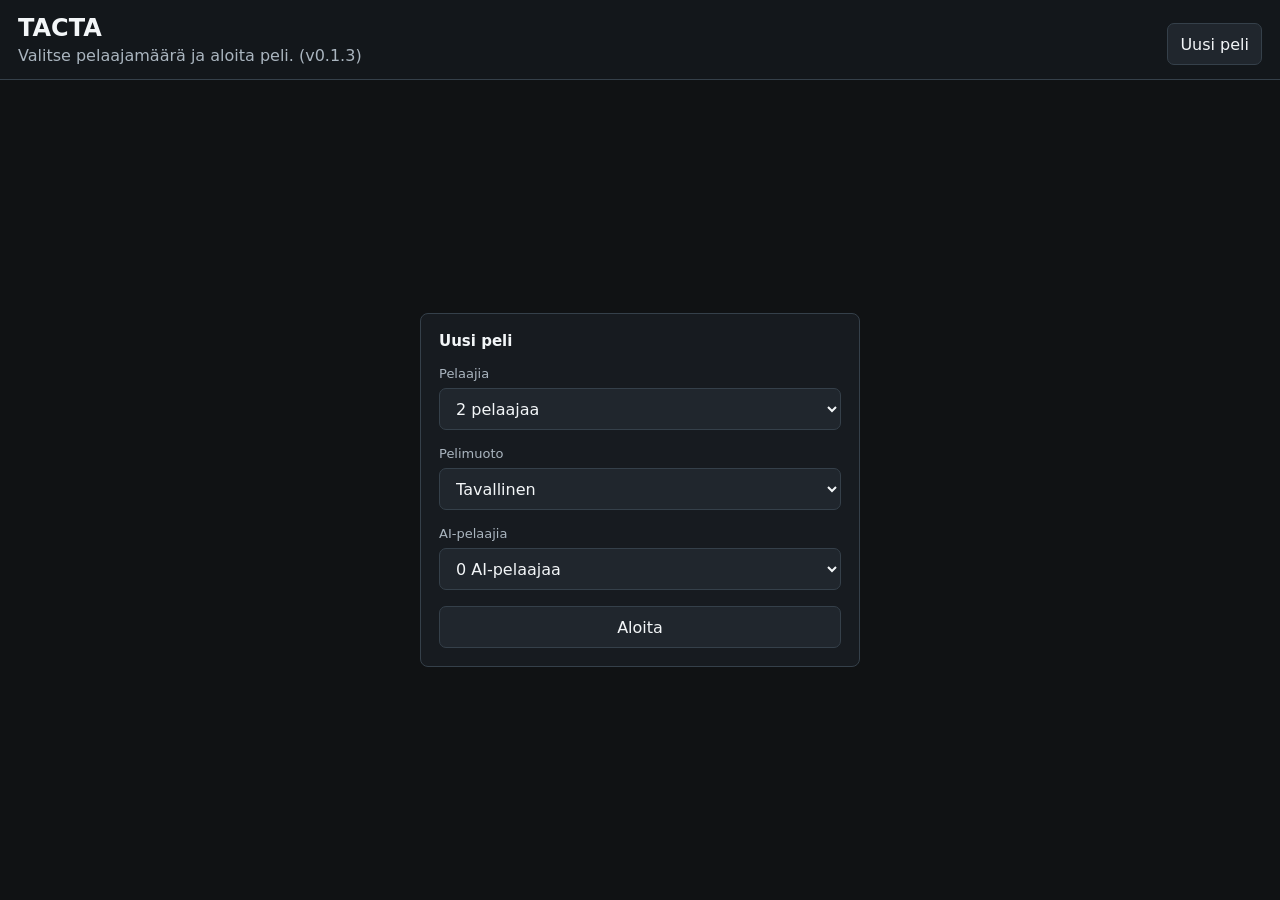
<file: index.html>
<!doctype html>
<html lang="fi">
  <head>
    <meta charset="utf-8" />
    <meta name="viewport" content="width=device-width, initial-scale=1" />
    <meta name="theme-color" content="#101214" />
    <meta http-equiv="refresh" content="0; url=./game/" />
    <title>TACTA</title>
    <link rel="canonical" href="./game/" />
    <script>
      window.location.replace("./game/");
    </script>
  </head>
  <body>
    <p><a href="./game/">Avaa TACTA-peli</a></p>
  </body>
</html>
</file>
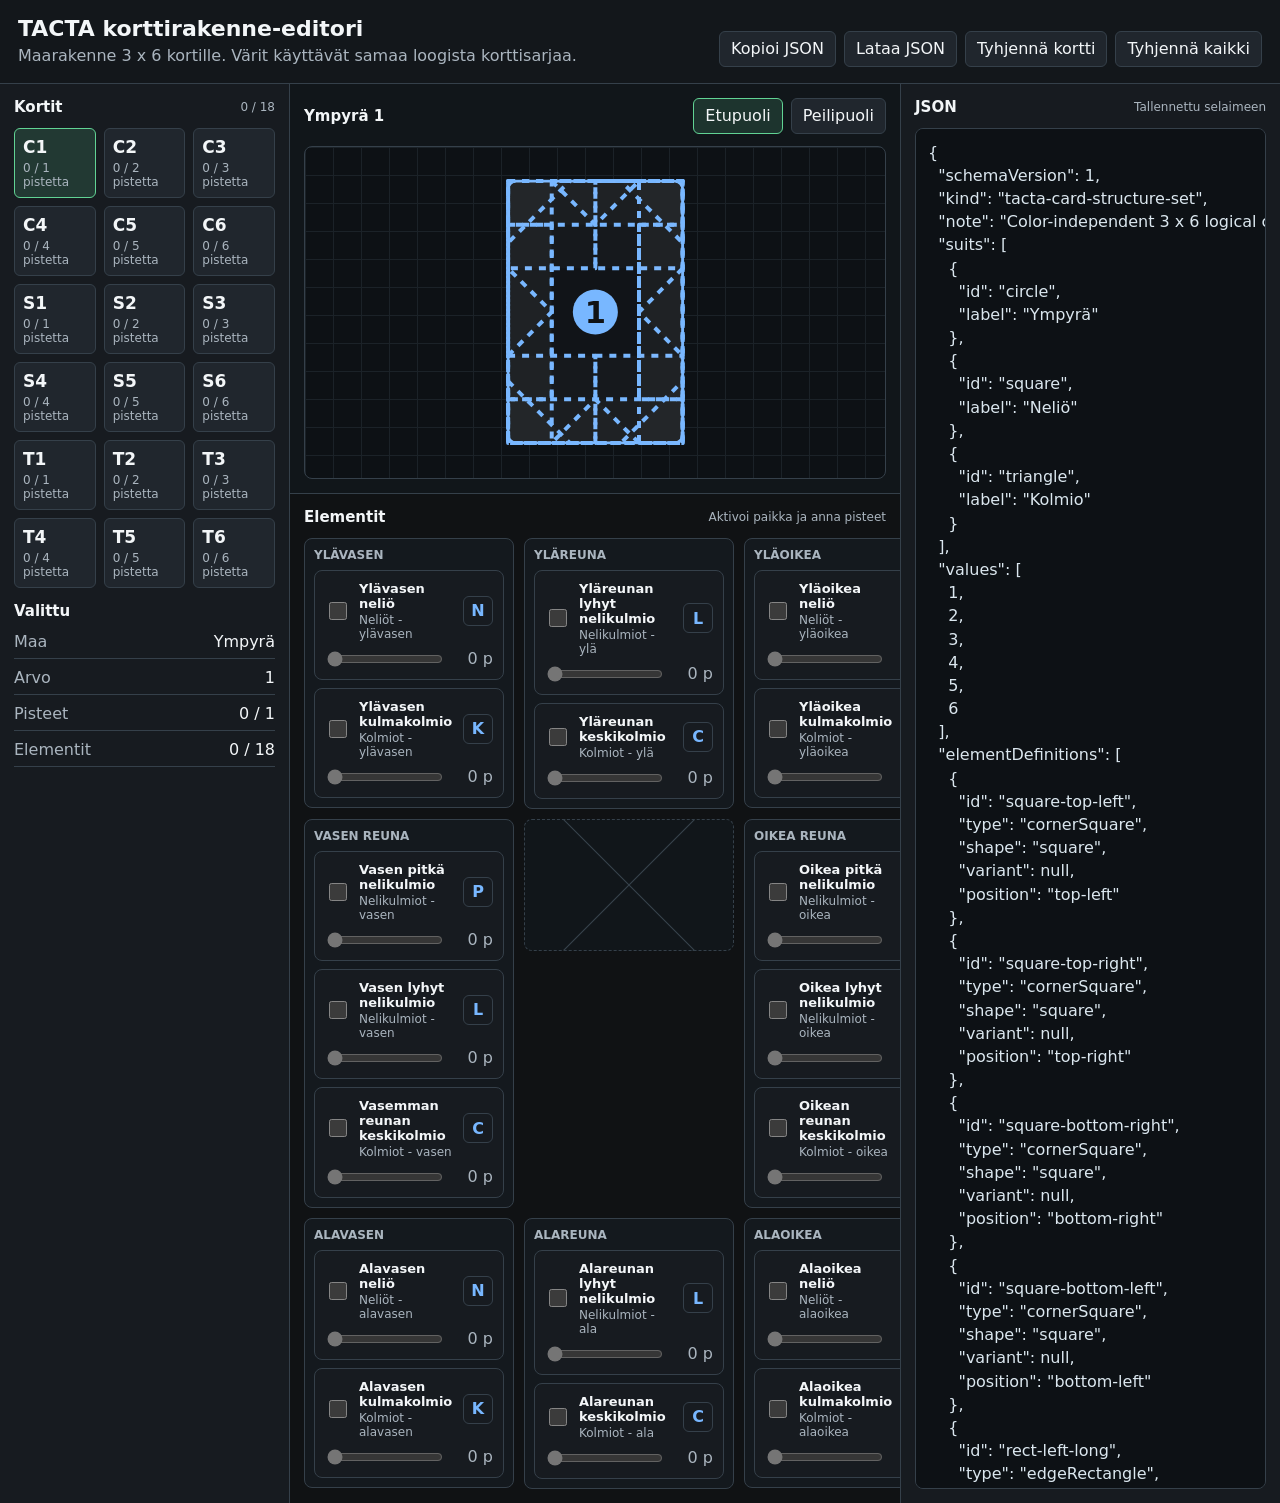
<file: editor/index.html>
<!doctype html>
<html lang="fi">
  <head>
    <meta charset="utf-8" />
    <meta name="viewport" content="width=device-width, initial-scale=1" />
    <meta name="theme-color" content="#101214" />
    <title>TACTA korttirakenne-editori</title>
    <link rel="manifest" href="manifest.webmanifest" />
    <link rel="stylesheet" href="styles.css" />
  </head>
  <body>
    <main class="app">
      <header class="topbar">
        <div>
          <h1>TACTA korttirakenne-editori</h1>
          <p>Maarakenne 3 x 6 kortille. Värit käyttävät samaa loogista korttisarjaa.</p>
        </div>
        <div class="top-actions" aria-label="Tietorakenteen toiminnot">
          <button id="copy-json" type="button">Kopioi JSON</button>
          <button id="download-json" type="button">Lataa JSON</button>
          <button id="reset-card" type="button">Tyhjennä kortti</button>
          <button id="reset-all" type="button">Tyhjennä kaikki</button>
        </div>
      </header>

      <section class="layout">
        <aside class="sidebar" aria-label="Kortin valinta">
          <div class="panel">
            <div class="panel-heading">
              <h2>Kortit</h2>
              <span id="completion-count">0 / 18</span>
            </div>
            <div id="card-grid" class="card-grid"></div>
          </div>

          <div class="panel">
            <div class="panel-heading">
              <h2>Valittu</h2>
            </div>
            <dl class="selected-meta">
              <div>
                <dt>Maa</dt>
                <dd id="selected-suit">-</dd>
              </div>
              <div>
                <dt>Arvo</dt>
                <dd id="selected-value">-</dd>
              </div>
              <div>
                <dt>Pisteet</dt>
                <dd id="selected-dots">0 / 6</dd>
              </div>
              <div>
                <dt>Elementit</dt>
                <dd id="selected-elements">0 / 18</dd>
              </div>
            </dl>
          </div>
        </aside>

        <section class="editor" aria-label="Kortin muokkaus">
          <section class="preview-panel">
            <div class="panel-heading">
              <h2 id="preview-title">Kortti</h2>
              <div class="view-controls" aria-label="Kortin puoli">
                <button id="front-view" class="is-active" type="button">Etupuoli</button>
                <button id="back-view" type="button">Peilipuoli</button>
              </div>
            </div>
            <div class="preview-stage">
              <svg id="card-preview" class="card-preview" viewBox="-18 -18 276 396" role="img" aria-label="Kortin esikatselu"></svg>
            </div>
          </section>

          <section class="elements-panel">
            <div class="panel-heading">
              <h2>Elementit</h2>
              <span>Aktivoi paikka ja anna pisteet</span>
            </div>
            <div id="element-list" class="element-list"></div>
          </section>
        </section>

        <aside class="json-panel" aria-label="Tietorakenne">
          <div class="panel-heading">
            <h2>JSON</h2>
            <span id="save-status">Tallennettu selaimeen</span>
          </div>
          <textarea id="json-output" spellcheck="false" aria-label="Korttirakenteen JSON"></textarea>
        </aside>
      </section>
    </main>

    <script type="module" src="game.js"></script>
  </body>
</html>
</file>
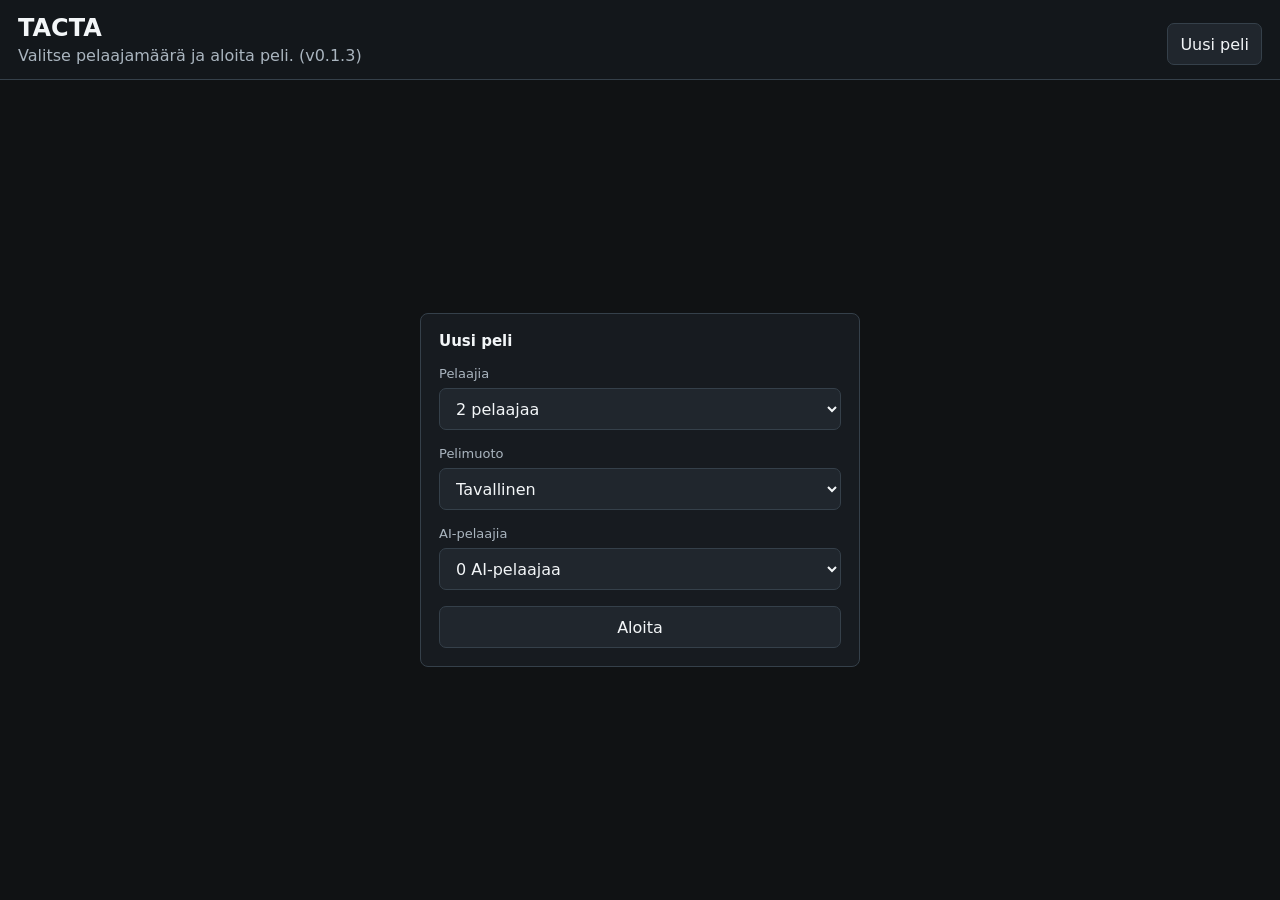
<file: game/index.html>
<!doctype html>
<html lang="fi">
  <head>
    <meta charset="utf-8" />
    <meta name="viewport" content="width=device-width, initial-scale=1, viewport-fit=cover" />
    <meta name="theme-color" content="#101214" />
    <meta name="apple-mobile-web-app-capable" content="yes" />
    <meta name="apple-mobile-web-app-title" content="TACTA" />
    <title>TACTA</title>
    <link rel="manifest" href="./manifest.webmanifest" />
    <link rel="icon" href="./icons/icon.svg" type="image/svg+xml" />
    <link rel="apple-touch-icon" href="./icons/icon-180.png" />
    <link rel="stylesheet" href="./styles.css" />
  </head>
  <body>
    <main class="game-shell">
      <header class="topbar">
        <div>
          <h1>TACTA</h1>
          <p id="status">Ladataan korttirakenteita...</p>
        </div>
        <button id="new-game" type="button">Uusi peli</button>
      </header>

      <section id="setup-screen" class="setup-screen">
        <section class="setup-card">
          <h2>Uusi peli</h2>
          <label class="field">
            <span>Pelaajia</span>
            <select id="player-count">
              <option value="2" selected>2 pelaajaa</option>
              <option value="3">3 pelaajaa</option>
              <option value="4">4 pelaajaa</option>
              <option value="5">5 pelaajaa</option>
              <option value="6">6 pelaajaa</option>
            </select>
          </label>
          <label class="field">
            <span>Pelimuoto</span>
            <select id="game-mode">
              <option value="standard" selected>Tavallinen</option>
              <option value="limited-2">Limited Space: kaksi maata</option>
              <option value="limited-1">Limited Space: yksi maa</option>
              <option value="sabotage">Sabotage: kaksi pelaajaa</option>
            </select>
          </label>
          <label class="field">
            <span>AI-pelaajia</span>
            <select id="ai-count"></select>
          </label>
          <button id="start-game" type="button">Aloita</button>
        </section>
      </section>

      <section id="pass-screen" class="setup-screen is-hidden">
        <section class="setup-card pass-card">
          <h2 id="pass-title">Seuraava vuoro</h2>
          <p id="pass-text">Anna iPad seuraavalle pelaajalle.</p>
          <button id="begin-turn" type="button">Aloita vuoro</button>
        </section>
      </section>

      <section id="play-screen" class="layout is-hidden">
        <aside class="side-panel" aria-label="Vuorossa oleva pelaaja">
          <div id="player-strip" class="player-strip" aria-label="Pelaajat ja pisteet"></div>

          <section class="panel hand-panel">
            <div class="panel-heading">
              <h2>Kädessä</h2>
              <button id="free-place" type="button">Aseta vapaasti</button>
            </div>
            <div id="hand-cards" class="hand-cards"></div>
          </section>
        </aside>

        <section class="board-wrap" aria-label="Pelialue">
          <div id="board" class="board"></div>
        </section>
      </section>

      <section id="score-screen" class="score-screen is-hidden">
        <section class="setup-card">
          <h2>Peli päättyi</h2>
          <div id="score-list" class="score-list"></div>
          <button id="inspect-board" type="button">Tarkastele pelilautaa</button>
          <button id="play-again" type="button">Pelaa uudelleen</button>
        </section>
      </section>
    </main>

    <script type="module" src="./game.js"></script>
  </body>
</html>
</file>
<file: editor/styles.css>
:root {
  color-scheme: dark;
  --bg: #101214;
  --panel: #171b20;
  --panel-2: #20262d;
  --panel-3: #252d35;
  --line: #35404a;
  --line-strong: #52616e;
  --text: #f3f6f8;
  --muted: #aab5bf;
  --accent: #61d394;
  --accent-2: #78b7ff;
  --warn: #ffcf5a;
  --danger: #ff6868;
  --card-ink: #f8fafc;
  font-family: Inter, ui-sans-serif, system-ui, -apple-system, BlinkMacSystemFont, "Segoe UI", sans-serif;
}

* {
  box-sizing: border-box;
}

body {
  margin: 0;
  min-height: 100vh;
  background: var(--bg);
  color: var(--text);
}

button,
textarea,
input {
  font: inherit;
}

button {
  min-height: 36px;
  border: 1px solid var(--line);
  border-radius: 6px;
  background: var(--panel-2);
  color: var(--text);
  padding: 0 11px;
  cursor: pointer;
}

button:hover {
  border-color: var(--line-strong);
  background: var(--panel-3);
}

button.is-active {
  border-color: var(--accent);
  background: rgb(97 211 148 / 0.16);
}

.app {
  min-height: 100vh;
  display: grid;
  grid-template-rows: auto 1fr;
}

.topbar {
  display: flex;
  align-items: flex-end;
  justify-content: space-between;
  gap: 18px;
  padding: 16px 18px;
  border-bottom: 1px solid var(--line);
  background: #13171b;
}

.topbar h1,
.topbar p,
.panel-heading h2,
.selected-meta {
  margin: 0;
}

.topbar h1 {
  font-size: 22px;
  letter-spacing: 0;
}

.topbar p {
  margin-top: 4px;
  color: var(--muted);
  line-height: 1.35;
}

.top-actions,
.view-controls {
  display: flex;
  flex-wrap: wrap;
  justify-content: flex-end;
  gap: 8px;
}

.layout {
  min-height: 0;
  display: grid;
  grid-template-columns: 290px minmax(560px, 1fr) 380px;
}

.sidebar,
.json-panel,
.editor {
  min-height: 0;
}

.sidebar,
.json-panel {
  overflow: auto;
  padding: 14px;
  background: var(--panel);
}

.sidebar {
  border-right: 1px solid var(--line);
}

.json-panel {
  display: grid;
  grid-template-rows: auto 1fr;
  border-left: 1px solid var(--line);
}

.editor {
  display: grid;
  grid-template-rows: minmax(410px, 45vh) 1fr;
  overflow: hidden;
}

.panel,
.preview-panel,
.elements-panel {
  min-width: 0;
}

.panel + .panel {
  margin-top: 14px;
}

.preview-panel {
  display: grid;
  grid-template-rows: auto 1fr;
  padding: 14px;
  border-bottom: 1px solid var(--line);
  background: #11161a;
}

.elements-panel {
  min-height: 0;
  overflow: auto;
  padding: 14px;
}

.panel-heading {
  display: flex;
  align-items: center;
  justify-content: space-between;
  gap: 10px;
  margin-bottom: 12px;
}

.panel-heading h2 {
  font-size: 15px;
}

.panel-heading span,
#save-status {
  color: var(--muted);
  font-size: 12px;
}

.card-grid {
  display: grid;
  grid-template-columns: repeat(3, 1fr);
  gap: 8px;
}

.card-choice {
  display: grid;
  min-height: 64px;
  align-content: center;
  gap: 4px;
  padding: 8px;
  text-align: left;
}

.card-choice strong {
  font-size: 17px;
}

.card-choice span {
  color: var(--muted);
  font-size: 12px;
}

.card-choice.is-complete span {
  color: var(--accent);
}

.selected-meta {
  display: grid;
  gap: 9px;
}

.selected-meta div {
  display: flex;
  justify-content: space-between;
  gap: 12px;
  border-bottom: 1px solid var(--line);
  padding-bottom: 7px;
}

.selected-meta dt {
  color: var(--muted);
}

.selected-meta dd {
  margin: 0;
  text-align: right;
}

.preview-stage {
  min-height: 0;
  display: grid;
  place-items: center;
  overflow: hidden;
  border: 1px solid var(--line);
  border-radius: 8px;
  background:
    linear-gradient(#1b2228 1px, transparent 1px),
    linear-gradient(90deg, #1b2228 1px, transparent 1px),
    #0d1115;
  background-size: 28px 28px;
}

.card-preview {
  width: auto;
  max-width: 80%;
  height: min(32vh, 340px);
  max-height: 92%;
  overflow: visible;
}

.element-list {
  display: grid;
  grid-template-columns: repeat(3, minmax(210px, 1fr));
  grid-template-areas:
    "top-left top top-right"
    "left center right"
    "bottom-left bottom bottom-right";
  align-items: start;
  gap: 10px;
}

.element-zone {
  display: grid;
  gap: 8px;
  min-width: 0;
  border: 1px solid var(--line);
  border-radius: 8px;
  background: #14191e;
  padding: 9px;
}

.element-zone[data-zone="top-left"] {
  grid-area: top-left;
}

.element-zone[data-zone="top"] {
  grid-area: top;
}

.element-zone[data-zone="top-right"] {
  grid-area: top-right;
}

.element-zone[data-zone="left"] {
  grid-area: left;
}

.element-zone[data-zone="center"] {
  grid-area: center;
}

.element-zone[data-zone="right"] {
  grid-area: right;
}

.element-zone[data-zone="bottom-left"] {
  grid-area: bottom-left;
}

.element-zone[data-zone="bottom"] {
  grid-area: bottom;
}

.element-zone[data-zone="bottom-right"] {
  grid-area: bottom-right;
}

.element-zone h3 {
  margin: 0;
  color: var(--muted);
  font-size: 12px;
  font-weight: 750;
  letter-spacing: 0;
  text-transform: uppercase;
}

.element-zone.is-center-zone {
  min-height: 132px;
  place-items: center;
  border-style: dashed;
  background:
    linear-gradient(45deg, transparent calc(50% - 1px), var(--line) 50%, transparent calc(50% + 1px)),
    linear-gradient(-45deg, transparent calc(50% - 1px), var(--line) 50%, transparent calc(50% + 1px)),
    #11161a;
}

.element-row {
  display: grid;
  gap: 8px;
  border: 1px solid var(--line);
  border-radius: 8px;
  background: var(--panel);
  padding: 10px;
}

.element-row.is-active {
  border-color: color-mix(in srgb, var(--accent) 65%, var(--line));
  background: rgb(97 211 148 / 0.08);
}

.element-main {
  display: grid;
  grid-template-columns: auto 1fr auto;
  align-items: center;
  gap: 9px;
}

.element-main input {
  width: 18px;
  height: 18px;
  accent-color: var(--accent);
}

.element-name {
  min-width: 0;
}

.element-name strong,
.element-name span {
  display: block;
}

.element-name strong {
  font-size: 13px;
}

.element-name span {
  margin-top: 2px;
  color: var(--muted);
  font-size: 12px;
}

.shape-token {
  width: 30px;
  height: 30px;
  display: grid;
  place-items: center;
  border: 1px solid var(--line);
  border-radius: 6px;
  color: var(--accent-2);
  font-weight: 800;
}

.dot-control {
  display: grid;
  grid-template-columns: 1fr auto;
  align-items: center;
  gap: 10px;
}

.dot-control input {
  width: 100%;
  accent-color: var(--accent);
}

.dot-control output {
  min-width: 42px;
  color: var(--muted);
  text-align: right;
}

.dot-control.is-over output,
.selected-meta .is-over {
  color: var(--danger);
}

.card-shell {
  fill: #111418;
  stroke: var(--card-color, #f8fafc);
  stroke-width: 4;
}

.shape-line {
  fill: none;
  stroke: var(--card-color, #f8fafc);
  stroke-width: 4;
  stroke-linejoin: round;
  vector-effect: non-scaling-stroke;
}

.shape-fill {
  fill: rgb(255 255 255 / 0.05);
  stroke: var(--card-color, #f8fafc);
  stroke-width: 4;
  stroke-linejoin: round;
  vector-effect: non-scaling-stroke;
}

.shape-fill.is-empty {
  fill: rgb(255 255 255 / 0.02);
  stroke-dasharray: 7 7;
}

.shape-fill.is-focused {
  filter: drop-shadow(0 0 10px rgb(97 211 148 / 0.8));
}

.dot {
  fill: var(--card-ink);
}

.center-suit {
  fill: var(--card-color, #f8fafc);
}

.center-value {
  fill: #101214;
  font-size: 42px;
  font-weight: 850;
  text-anchor: middle;
  dominant-baseline: central;
}

textarea {
  min-width: 0;
  min-height: 0;
  resize: none;
  border: 1px solid var(--line);
  border-radius: 8px;
  background: #0d1115;
  color: #dbe7ef;
  padding: 12px;
  line-height: 1.45;
  tab-size: 2;
  white-space: pre;
}

@media (max-width: 1160px) {
  .layout {
    grid-template-columns: 260px 1fr;
  }

  .json-panel {
    grid-column: 1 / -1;
    min-height: 320px;
    border-left: 0;
    border-top: 1px solid var(--line);
  }

  .element-list {
    grid-template-columns: 1fr;
    grid-template-areas:
      "top-left"
      "top"
      "top-right"
      "left"
      "right"
      "bottom-left"
      "bottom"
      "bottom-right";
  }

  .element-zone.is-center-zone {
    display: none;
  }
}

@media (max-width: 760px) {
  .topbar {
    align-items: stretch;
    flex-direction: column;
  }

  .top-actions,
  .view-controls {
    justify-content: flex-start;
  }

  .layout {
    grid-template-columns: 1fr;
  }

  .sidebar,
  .json-panel {
    border: 0;
    border-bottom: 1px solid var(--line);
  }

  .editor {
    grid-template-rows: auto auto;
  }

  .element-list {
    grid-template-columns: 1fr;
  }
}
</file>
<file: game/styles.css>
:root {
  color-scheme: dark;
  --bg: #101214;
  --panel: #171b20;
  --panel-2: #20262d;
  --panel-3: #252d35;
  --line: #35404a;
  --line-strong: #52616e;
  --text: #f3f6f8;
  --muted: #aab5bf;
  --accent: #61d394;
  --target: #78b7ff;
  --danger: #ff6868;
  --card-blue: #66c9ff;
  --card-green: #71d43d;
  --card-orange: #ffad2e;
  --card-pink: #ff3dac;
  --card-purple: #9a80ff;
  --card-red: #ff4242;
  --board-card-scale: 0.4;
  font-family: Inter, ui-sans-serif, system-ui, -apple-system, BlinkMacSystemFont, "Segoe UI", sans-serif;
}

* {
  box-sizing: border-box;
  -webkit-tap-highlight-color: transparent;
}

body {
  margin: 0;
  min-height: 100vh;
  min-height: 100dvh;
  overflow: hidden;
  background: var(--bg);
  color: var(--text);
  touch-action: manipulation;
}

button,
select {
  min-height: 42px;
  border: 1px solid var(--line);
  border-radius: 7px;
  background: var(--panel-2);
  color: var(--text);
  font: inherit;
  padding: 0 12px;
}

button {
  cursor: pointer;
}

button:hover,
select:hover {
  border-color: var(--line-strong);
  background: var(--panel-3);
}

button:disabled {
  cursor: not-allowed;
  opacity: 0.45;
}

button:disabled:hover {
  border-color: var(--line);
  background: var(--panel-2);
}

button.is-primary {
  border-color: color-mix(in srgb, var(--accent) 70%, white);
  background: rgb(97 211 148 / 0.18);
}

.is-hidden {
  display: none !important;
}

.game-shell {
  height: 100vh;
  height: 100dvh;
  display: grid;
  grid-template-rows: auto 1fr;
}

.topbar {
  display: flex;
  align-items: flex-end;
  justify-content: space-between;
  gap: 18px;
  padding: 14px 18px;
  padding-top: max(14px, env(safe-area-inset-top));
  border-bottom: 1px solid var(--line);
  background: #13171b;
}

h1,
h2,
p,
dl {
  margin: 0;
}

h1 {
  font-size: 24px;
  letter-spacing: 0;
}

h2 {
  font-size: 15px;
}

p {
  margin-top: 4px;
  color: var(--muted);
}

.setup-screen,
.score-screen {
  display: grid;
  place-items: center;
  padding: 24px;
}

#pass-screen {
  position: fixed;
  inset: 0;
  z-index: 20;
  background: rgb(13 17 21 / 0.42);
  backdrop-filter: blur(3px);
}

#score-screen {
  position: fixed;
  inset: 0;
  z-index: 25;
  background: rgb(13 17 21 / 0.52);
  backdrop-filter: blur(3px);
}

.setup-card {
  width: min(440px, calc(100vw - 48px));
  display: grid;
  gap: 16px;
  border: 1px solid var(--line);
  border-radius: 8px;
  background: var(--panel);
  padding: 18px;
}

.field {
  display: grid;
  gap: 7px;
}

.field span,
dt {
  color: var(--muted);
  font-size: 13px;
}

select {
  width: 100%;
}

.layout {
  min-height: 0;
  display: grid;
  grid-template-columns: 234px 1fr;
}

.side-panel {
  min-height: 0;
  overflow: auto;
  border-right: 1px solid var(--line);
  background: var(--panel);
  padding: 10px;
  padding-left: max(10px, env(safe-area-inset-left));
}

.panel + .panel {
  margin-top: 14px;
}

.panel-heading {
  display: flex;
  align-items: stretch;
  justify-content: space-between;
  gap: 8px;
  margin-bottom: 12px;
}

.hand-panel .panel-heading {
  display: grid;
  grid-template-columns: 1fr;
}

.panel-heading span {
  color: var(--muted);
  font-size: 13px;
}

.player-strip {
  display: grid;
  gap: 5px;
  margin-bottom: 10px;
}

.player-row {
  display: grid;
  grid-template-columns: 14px 1fr auto;
  align-items: center;
  gap: 6px;
  border: 1px solid var(--line);
  border-radius: 7px;
  padding: 6px;
  color: var(--muted);
  font-size: 13px;
}

.player-row.is-current {
  border-color: var(--accent);
  color: var(--text);
  background: rgb(97 211 148 / 0.08);
}

.player-row strong {
  min-width: 0;
  overflow: hidden;
  text-overflow: ellipsis;
}

.swatch {
  width: 14px;
  height: 14px;
  border-radius: 4px;
  background: var(--player-color);
}

.hand-cards {
  display: grid;
  grid-template-columns: 1fr;
  gap: 10px;
}

.hand-card {
  display: grid;
  gap: 8px;
  border: 1px solid var(--line);
  border-radius: 8px;
  background: #11161a;
  padding: 9px;
}

.hand-card.is-selected {
  border-color: var(--accent);
  box-shadow: 0 0 0 1px rgb(97 211 148 / 0.28);
}

.hand-card-preview {
  display: grid;
  place-items: center;
  min-height: 176px;
  border: 1px solid var(--line);
  border-radius: 7px;
  background:
    linear-gradient(#1b2228 1px, transparent 1px),
    linear-gradient(90deg, #1b2228 1px, transparent 1px),
    #0d1115;
  background-size: 24px 24px;
}

.hand-card-preview .card-svg {
  width: 112px;
}

.hand-actions {
  display: grid;
  grid-template-columns: 1fr;
  gap: 7px;
}

@media (orientation: landscape) and (max-height: 820px) {
  button,
  select {
    min-height: 36px;
    padding: 0 9px;
  }

  .topbar {
    align-items: center;
    padding: 8px 14px;
    gap: 12px;
  }

  h1 {
    font-size: 20px;
  }

  h2 {
    font-size: 14px;
  }

  p {
    margin-top: 2px;
    font-size: 13px;
  }

  .side-panel {
    padding: 8px;
    padding-left: max(8px, env(safe-area-inset-left));
  }

  .panel + .panel {
    margin-top: 8px;
  }

  .panel-heading {
    margin-bottom: 8px;
  }

  .player-strip {
    grid-template-columns: 1fr 1fr;
    gap: 4px;
    margin-bottom: 8px;
  }

  .player-row {
    grid-template-columns: 10px 1fr;
    gap: 2px 5px;
    padding: 4px;
    font-size: 11px;
  }

  .player-row .swatch {
    grid-row: 1 / span 2;
  }

  .player-row span:last-child {
    grid-column: 2;
  }

  .swatch {
    width: 10px;
    height: 10px;
  }

  .hand-cards {
    gap: 8px;
  }

  .hand-card {
    gap: 6px;
    padding: 7px;
  }

  .hand-card-preview {
    min-height: 173px;
  }

  .hand-card-preview .card-svg {
    width: 110px;
  }
}

.score-row {
  display: flex;
  justify-content: space-between;
  gap: 12px;
  border-bottom: 1px solid var(--line);
  padding-bottom: 7px;
}

dd {
  margin: 0;
  text-align: right;
}

.board-wrap {
  min-width: 0;
  min-height: 0;
  overflow: auto;
  cursor: grab;
  touch-action: none;
  user-select: none;
  background-color: #0d1115;
  background-image:
    linear-gradient(#1b2228 1px, transparent 1px),
    linear-gradient(90deg, #1b2228 1px, transparent 1px);
  background-size: 40px 40px;
}

.board-wrap.is-dragging {
  cursor: grabbing;
}

.board {
  position: relative;
  width: 4200px;
  height: 3200px;
}

.board-card {
  position: absolute;
  width: 240px;
  height: 360px;
  transform-origin: 120px 180px;
}

.board-card.is-placed {
  filter: drop-shadow(0 12px 15px rgb(0 0 0 / 0.38));
}

.card-svg {
  display: block;
  width: 100%;
  height: auto;
  overflow: visible;
  user-select: none;
}

.card-shell {
  fill: #111418;
  stroke: var(--card-color, #f8fafc);
  stroke-width: 4;
}

.start-card .card-shell {
  fill: #eceff2;
}

.shape-fill {
  pointer-events: none;
  fill: rgb(255 255 255 / 0.05);
  stroke: var(--card-color, #f8fafc);
  stroke-linejoin: round;
  stroke-width: 4;
  vector-effect: non-scaling-stroke;
}

.start-card .shape-fill {
  fill: rgb(16 18 20 / 0.08);
  stroke: #20262d;
}

.shape-fill.is-empty {
  fill: transparent;
  stroke-dasharray: 8 8;
  opacity: 0.42;
}

.shape-fill.has-dots {
  fill: color-mix(in srgb, var(--card-color, #f8fafc) 34%, transparent);
}

.hit-shape {
  fill: transparent;
  stroke: transparent;
  cursor: pointer;
}

.hit-shape:hover,
.hit-shape.is-selected {
  fill: rgb(97 211 148 / 0.24);
  stroke: var(--accent);
  stroke-width: 3;
}

.hit-shape.is-compatible:hover {
  fill: rgb(120 183 255 / 0.24);
  stroke: var(--target);
}

.hit-shape.is-blocked {
  pointer-events: none;
}

.dot {
  pointer-events: none;
  fill: #f8fafc;
}

.start-card .dot {
  fill: #20262d;
}

.center-suit {
  pointer-events: none;
  fill: var(--card-color, #f8fafc);
}

.center-value {
  pointer-events: none;
  fill: #101214;
  font-size: 42px;
  font-weight: 850;
  text-anchor: middle;
  dominant-baseline: central;
}

.score-list {
  display: grid;
  gap: 10px;
}
</file>
